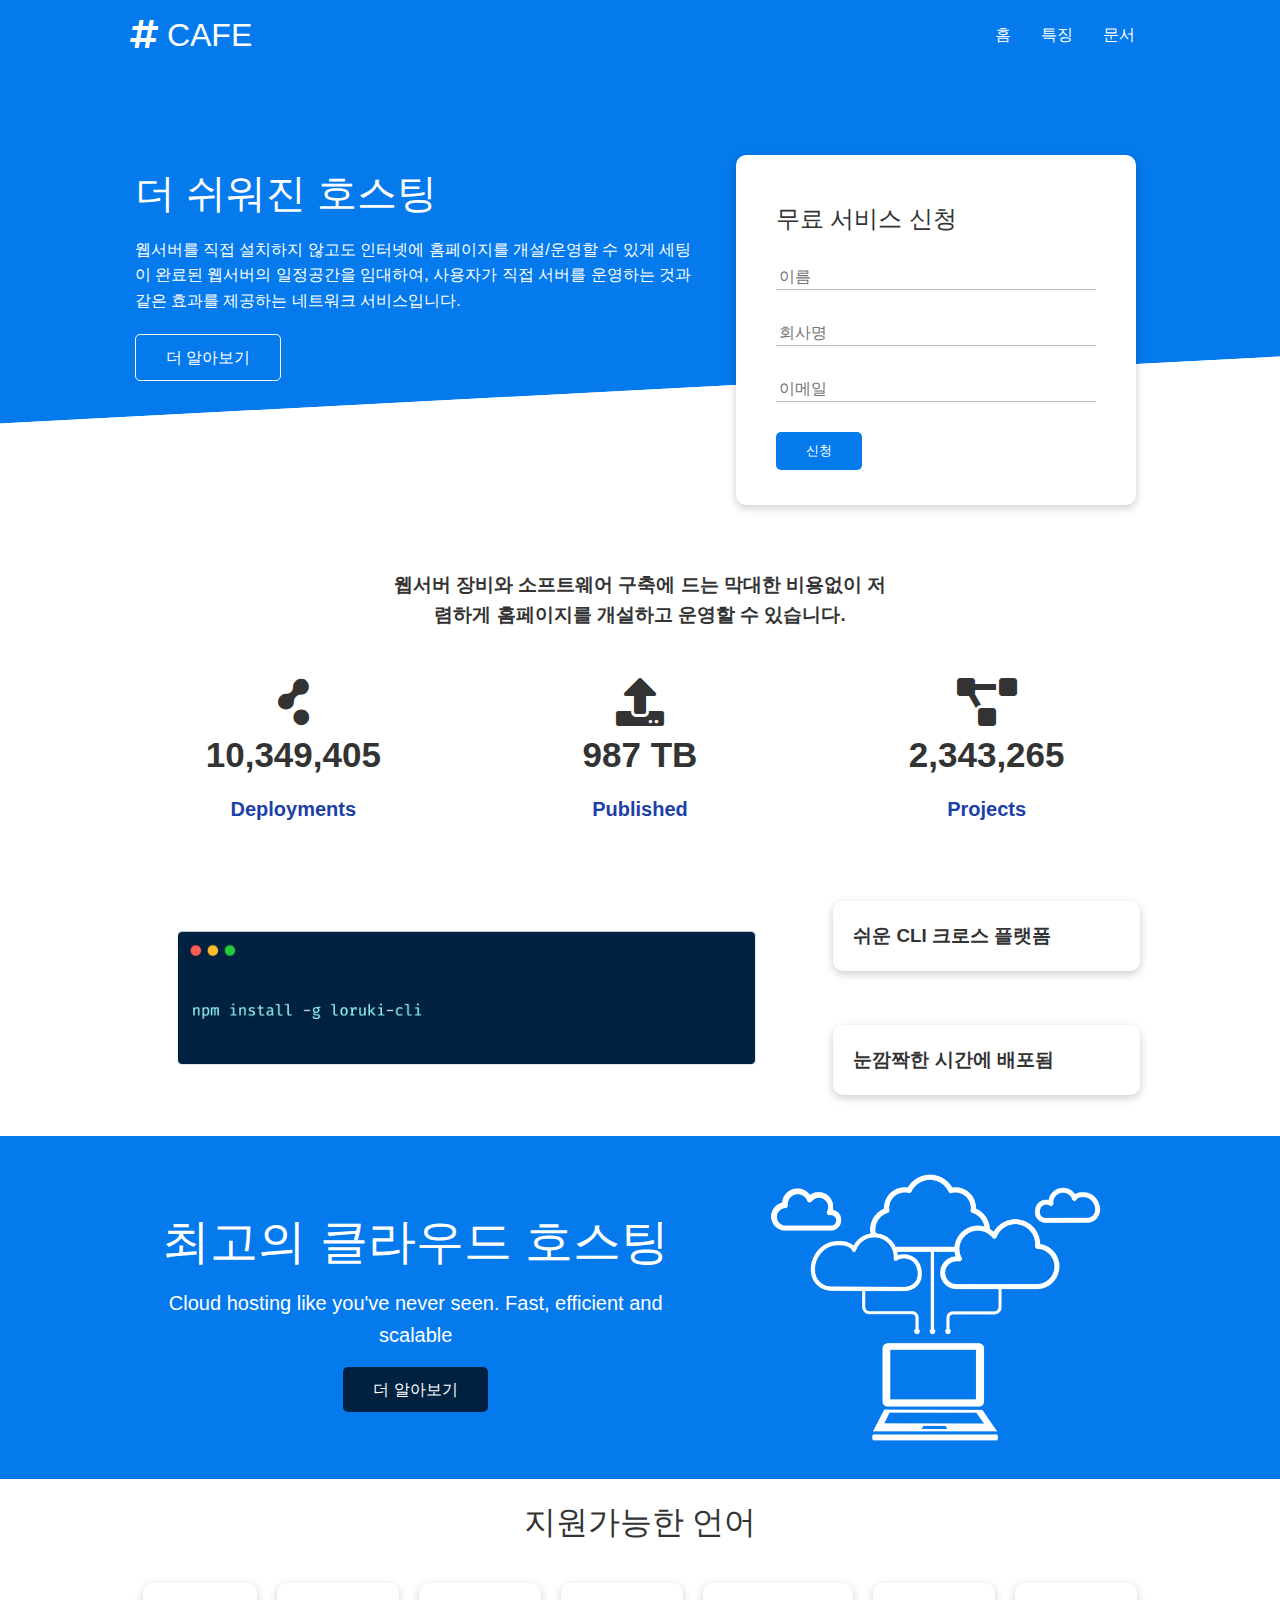
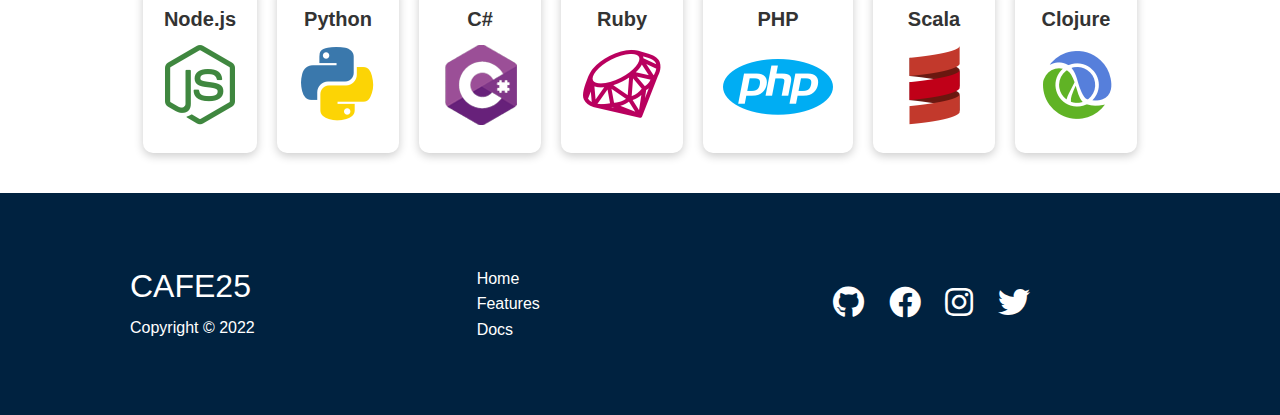
<file: index.html>
<!DOCTYPE html>
<html lang="en">
  <head>
    <meta charset="UTF-8" />
    <meta name="viewport" content="width=device-width, initial-scale=1.0" />
     <!--아이콘 폰트어썸 5 -->
    <link rel="stylesheet" href="https://cdnjs.cloudflare.com/ajax/libs/font-awesome/5.15.1/css/all.min.css" />
    <!-- 유틸리티는 공통적으로 사용하는  css 정리 색, 버튼 등 기초 css -->
    <link rel="stylesheet" href="css/utilities.css" />
    <!-- 페이지 별 css -->
    <link rel="stylesheet" href="css/style.css" />
    <!-- 카페 상단 페비콘(로고) -->
    <link rel="shortcut icon" href="images/cafe1.png" type="image/x-icon">
    <title>까페25 | 클라우드 호스팅 서비스</title>
  </head>
  <body>
    <!-- Navbar -->
    <div class="navbar">
      <div class="container flex">
        <h1 class="logo"> <i class="fas fa-hashtag"></i></i> CAFE   </h1>
        <nav>
          <ul>
            <li><a href="index.html">홈</a></li>
            <li><a href="features.html">특징</a></li>
            <li><a href="docs.html">문서</a></li>
          </ul>
        </nav>
      </div>
    </div>

    <!-- Showcase -->
    <section class="showcase">
      <div class="container grid">
        <div class="showcase-text">
          <h1>더 쉬워진 호스팅</h1>
          <p>
            웹서버를 직접 설치하지 않고도 인터넷에 홈페이지를 개설/운영할 수 있게 세팅이 완료된 웹서버의 일정공간을 임대하여, 사용자가 직접 서버를 운영하는 것과 같은 효과를 제공하는 네트워크
            서비스입니다.
          </p>
          <a href="features.html" class="btn btn-outline">더 알아보기</a>
        </div>

        <div class="showcase-form card">
          <h2>무료 서비스 신청</h2>
          <form>
            <div class="form-control">
              <input type="text" name="name" placeholder="이름" required />
            </div>
            <div class="form-control">
              <input type="text" name="company" placeholder="회사명" required />
            </div>
            <div class="form-control">
              <input type="email" name="email" placeholder="이메일" required />
            </div>
            <input type="submit" value="신청" class="btn btn-primary" />
          </form>
        </div>
      </div>
    </section>

    <!-- Stats -->
    <section class="stats">
      <div class="container">
        <h3 class="stats-heading text-center my-1">웹서버 장비와 소프트웨어 구축에 드는 막대한 비용없이 저렴하게 홈페이지를 개설하고 운영할 수 있습니다.</h3>

        <div class="grid grid-3 text-center my-4">
          <div>
            <i class="fab fa-cloudsmith fa-3x"></i>
            <!-- <i class="fas fa-server fa-3x"></i> -->
            <h3>10,349,405</h3>
            <p class="text-secondary">Deployments</p>
          </div>
          <div>
            <i class="fas fa-upload fa-3x"></i>
            <h3>987 TB</h3>
            <p class="text-secondary">Published</p>
          </div>
          <div>
            <i class="fas fa-project-diagram fa-3x"></i>
            <h3>2,343,265</h3>
            <p class="text-secondary">Projects</p>
          </div>
        </div>
      </div>
    </section>

    <!-- Cli -->
    <section class="cli">
      <div class="container grid">
        <img src="images/cli.png" alt="" />
        <div class="card">
          <h3>쉬운 CLI 크로스 플랫폼</h3>
        </div>
        <div class="card">
          <h3>눈깜짝한 시간에 배포됨</h3>
        </div>
      </div>
    </section>

    <!-- Cloud -->
    <section class="cloud bg-primary my-2 py-2">
      <div class="container grid">
        <div class="text-center">
          <h2 class="lg">최고의 클라우드 호스팅</h2>
          <p class="lead my-1">Cloud hosting like you've never seen. Fast, efficient and scalable</p>
          <a href="features.html" class="btn btn-dark">더 알아보기</a>
        </div>
        <img src="images/cloud.png" alt="" />
      </div>
    </section>

    <!-- Languages -->
    <section class="languages">
      <h2 class="md text-center my-2">지원가능한 언어</h2>
      <div class="container flex">
        <div class="card">
          <h4>Node.js</h4>
          <img src="images/logos/node.png" alt="" />
        </div>
        <div class="card">
          <h4>Python</h4>
          <img src="images/logos/python.png" alt="" />
        </div>
        <div class="card">
          <h4>C#</h4>
          <img src="images/logos/csharp.png" alt="" />
        </div>
        <div class="card">
          <h4>Ruby</h4>
          <img src="images/logos/ruby.png" alt="" />
        </div>
        <div class="card">
          <h4>PHP</h4>
          <img src="images/logos/php.png" alt="" />
        </div>
        <div class="card">
          <h4>Scala</h4>
          <img src="images/logos/scala.png" alt="" />
        </div>
        <div class="card">
          <h4>Clojure</h4>
          <img src="images/logos/clojure.png" alt="" />
        </div>
      </div>
    </section>

    <!-- Footer -->
    <footer class="footer bg-dark py-5">
      <div class="container grid grid-3">
        <div>
          <h1>CAFE25</h1>
          <p>Copyright &copy; 2022</p>
        </div>
        <nav>
          <ul>
            <li><a href="index.html">Home</a></li>
            <li><a href="features.html">Features</a></li>
            <li><a href="docs.html">Docs</a></li>
          </ul>
        </nav>
        <div class="social">
          <a href="#"><i class="fab fa-github fa-2x"></i></a>
          <a href="#"><i class="fab fa-facebook fa-2x"></i></a>
          <a href="#"><i class="fab fa-instagram fa-2x"></i></a>
          <a href="#"><i class="fab fa-twitter fa-2x"></i></a>
        </div>
      </div>
    </footer>
  </body>
</html>
</file>
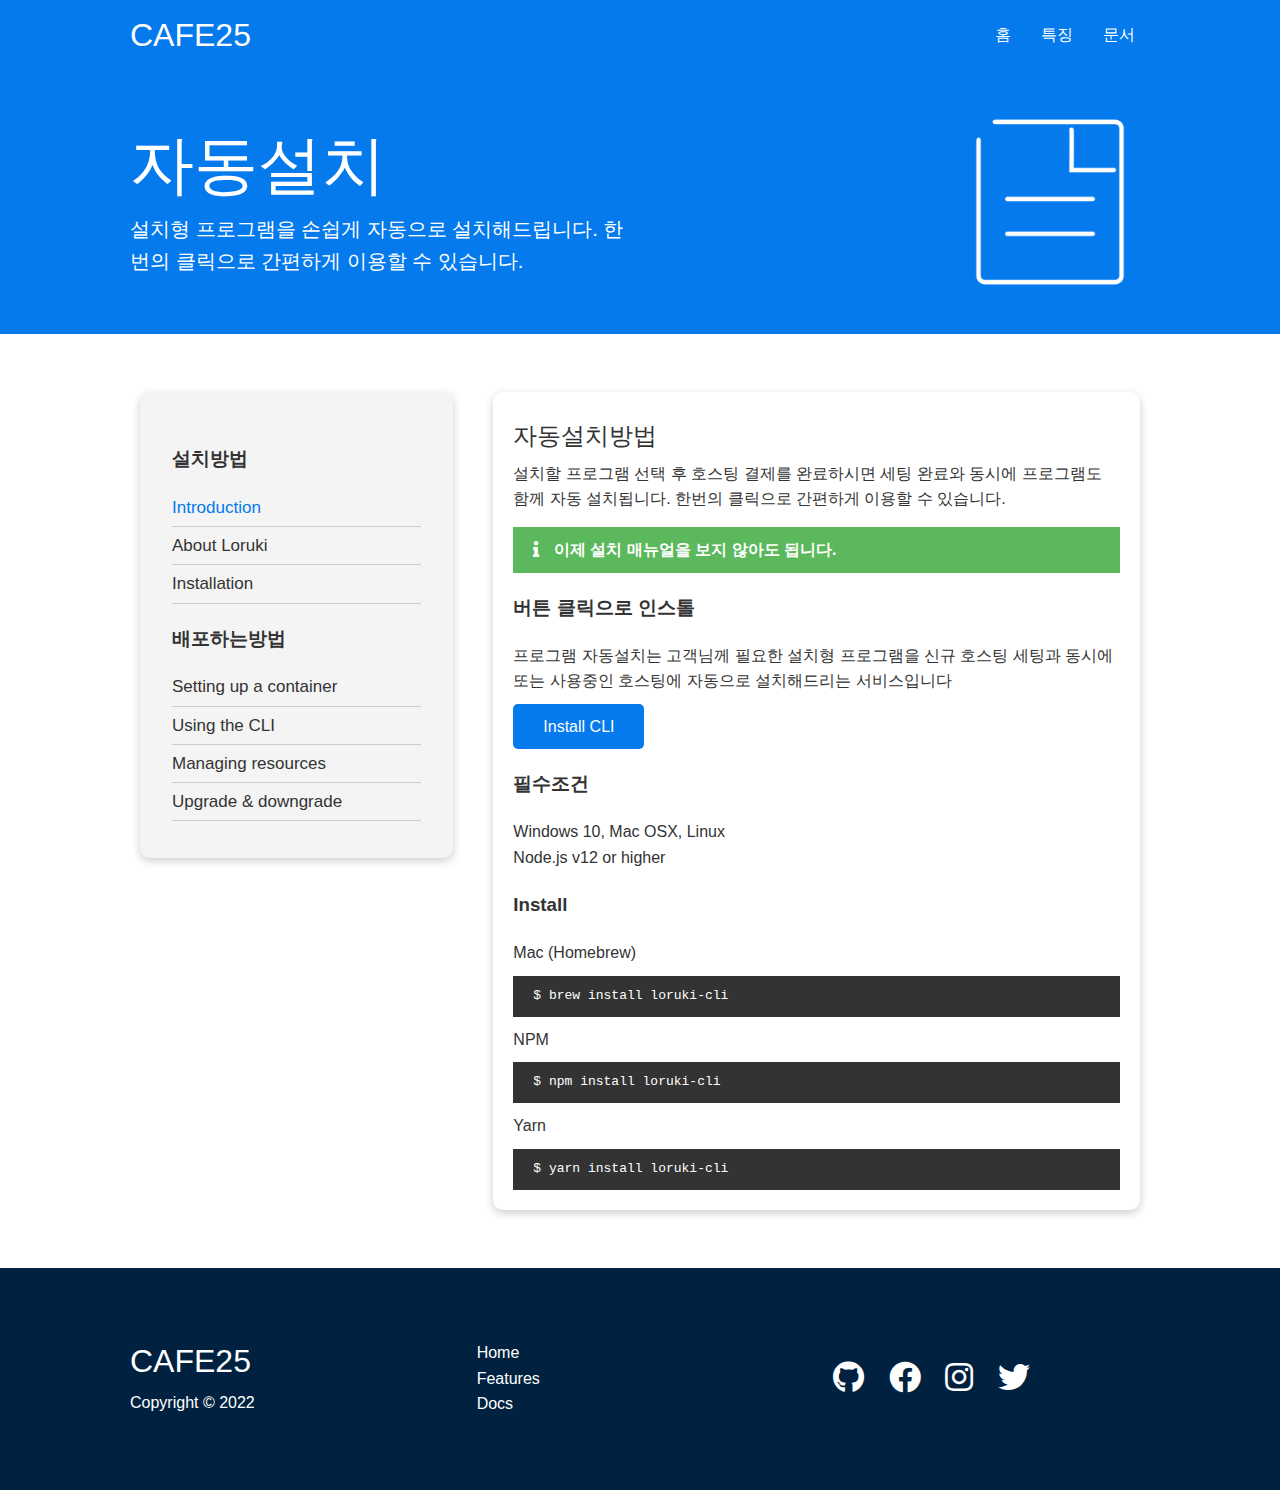
<file: docs.html>
<!DOCTYPE html>
<html lang="en">
  <head>
    <meta charset="UTF-8" />
    <meta name="viewport" content="width=device-width, initial-scale=1.0" />
    <link rel="stylesheet" href="https://cdnjs.cloudflare.com/ajax/libs/font-awesome/5.15.1/css/all.min.css" />
    <link rel="stylesheet" href="css/utilities.css" />
    <link rel="stylesheet" href="css/style.css" />
    <link rel="shortcut icon" href="images/cafe1.png" type="image/x-icon">
    <title>까페25 | 클라우드 호스팅 서비스</title>
  </head>
  <body>
    <!-- Navbar -->
    <div class="navbar">
      <div class="container flex">
        <h1 class="logo">CAFE25</h1>
        <nav>
          <ul>
            <li><a href="index.html">홈</a></li>
            <li><a href="features.html">특징</a></li>
            <li><a href="docs.html">문서</a></li>
          </ul>
        </nav>
      </div>
    </div>

    <!-- Head -->
    <section class="docs-head bg-primary py-3">
      <div class="container grid">
        <div>
          <h1 class="xl">자동설치</h1>
          <p class="lead">설치형 프로그램을 손쉽게 자동으로 설치해드립니다. 한번의 클릭으로 간편하게 이용할 수 있습니다.</p>
        </div>
        <img src="images/docs.png" alt="" />
      </div>
    </section>

    <!-- Docs main -->
    <section class="docs-main my-4">
      <div class="container grid">
        <div class="card bg-light p-3">
          <h3 class="my-2">설치방법</h3>
          <nav>
            <ul>
              <li><a class="text-primary" href="#">Introduction</a></li>
              <li><a href="#">About Loruki</a></li>
              <li><a href="#">Installation</a></li>
            </ul>
          </nav>

          <h3 class="my-2">배포하는방법</h3>
          <nav>
            <ul>
              <li><a href="#">Setting up a container</a></li>
              <li><a href="#">Using the CLI</a></li>
              <li><a href="#">Managing resources</a></li>
              <li><a href="#">Upgrade & downgrade</a></li>
            </ul>
          </nav>
        </div>
        <div class="card">
          <h2>자동설치방법</h2>
          <p>설치할 프로그램 선택 후 호스팅 결제를 완료하시면 세팅 완료와 동시에 프로그램도 함께 자동 설치됩니다. 한번의 클릭으로 간편하게 이용할 수 있습니다.</p>

          <div class="alert alert-success"><i class="fas fa-info"></i> 이제 설치 매뉴얼을 보지 않아도 됩니다.</div>

          <h3>버튼 클릭으로 인스톨</h3>
          <p>프로그램 자동설치는 고객님께 필요한 설치형 프로그램을 신규 호스팅 세팅과 동시에 또는 사용중인 호스팅에 자동으로 설치해드리는 서비스입니다</p>
          <a href="#" class="btn btn-primary">Install CLI</a>

          <h3>필수조건</h3>
          <ul>
            <li>Windows 10, Mac OSX, Linux</li>
            <li>Node.js v12 or higher</li>
          </ul>

          <h3>Install</h3>
          <p>Mac (Homebrew)</p>
          <pre><code>$ brew install loruki-cli</code></pre>
          <p>NPM</p>
          <pre><code>$ npm install loruki-cli</code></pre>
          <p>Yarn</p>
          <pre><code>$ yarn install loruki-cli</code></pre>
        </div>
      </div>
    </section>

    <!-- Footer -->
    <footer class="footer bg-dark py-5">
      <div class="container grid grid-3">
        <div>
          <h1>CAFE25</h1>
          <p>Copyright &copy; 2022</p>
        </div>
        <nav>
          <ul>
            <li><a href="index.html">Home</a></li>
            <li><a href="features.html">Features</a></li>
            <li><a href="docs.html">Docs</a></li>
          </ul>
        </nav>
        <div class="social">
          <a href="#"><i class="fab fa-github fa-2x"></i></a>
          <a href="#"><i class="fab fa-facebook fa-2x"></i></a>
          <a href="#"><i class="fab fa-instagram fa-2x"></i></a>
          <a href="#"><i class="fab fa-twitter fa-2x"></i></a>
        </div>
      </div>
    </footer>
  </body>
</html>
</file>
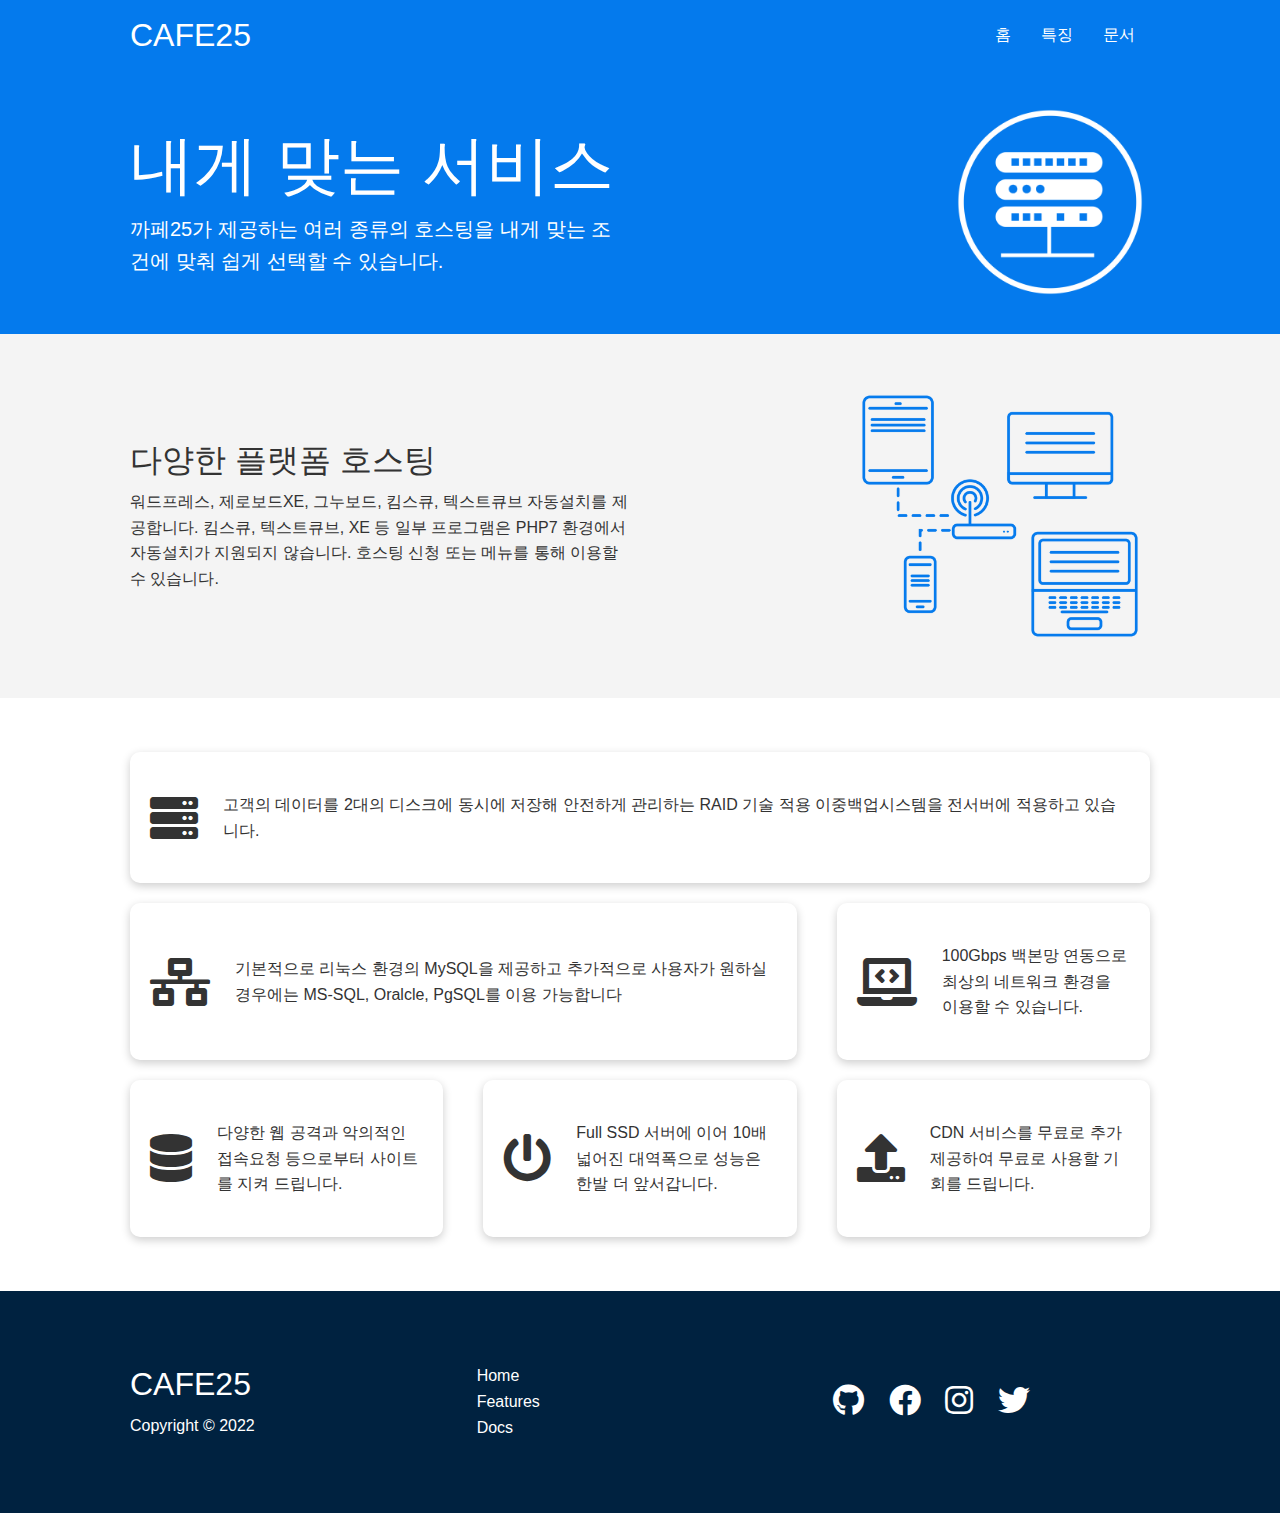
<file: features.html>
<!DOCTYPE html>
<html lang="en">
  <head>
    <meta charset="UTF-8" />
    <meta name="viewport" content="width=device-width, initial-scale=1.0" />
    <link rel="stylesheet" href="https://cdnjs.cloudflare.com/ajax/libs/font-awesome/5.15.1/css/all.min.css" />
    <link rel="stylesheet" href="css/utilities.css" />
    <link rel="stylesheet" href="css/style.css" />
    <link rel="shortcut icon" href="images/cafe1.png" type="image/x-icon">
    <title>까페25 | 클라우드 호스팅 서비스</title>
  </head>
  <body>
    <!-- Navbar -->
    <div class="navbar">
      <div class="container flex">
        <h1 class="logo">CAFE25</h1>
        <nav>
          <ul>
            <li><a href="index.html">홈</a></li>
            <li><a href="features.html">특징</a></li>
            <li><a href="docs.html">문서</a></li>
          </ul>
        </nav>
      </div>
    </div>
    
    <!-- Head -->
    <section class="features-head bg-primary py-3">
      <div class="container grid">
        <div>
          <h1 class="xl">내게 맞는 서비스</h1>
          <p class="lead">까페25가 제공하는 여러 종류의 호스팅을 내게 맞는 조건에 맞춰 쉽게 선택할 수 있습니다.</p>
        </div>
        <img src="images/server.png" alt="" />
      </div>
    </section>

    <!-- Sub head -->
    <section class="features-sub-head bg-light py-3">
      <div class="container grid">
        <div>
          <h1 class="md">다양한 플랫폼 호스팅</h1>
          <p>
            워드프레스, 제로보드XE, 그누보드, 킴스큐, 텍스트큐브 자동설치를 제공합니다. 킴스큐, 텍스트큐브, XE 등 일부 프로그램은 PHP7 환경에서 자동설치가 지원되지 않습니다. 호스팅 신청 또는 메뉴를
            통해 이용할 수 있습니다.
          </p>
        </div>
        <img src="images/server2.png" alt="" />
      </div>
    </section>

    <section class="features-main my-2">
      <div class="container grid grid-3">
        <div class="card flex">
          <i class="fas fa-server fa-3x"></i>
          <p>고객의 데이터를 2대의 디스크에 동시에 저장해 안전하게 관리하는 RAID 기술 적용 이중백업시스템을 전서버에 적용하고 있습니다.</p>
        </div>
        <div class="card flex">
          <i class="fas fa-network-wired fa-3x"></i>
          <p>기본적으로 리눅스 환경의 MySQL을 제공하고 추가적으로 사용자가 원하실 경우에는 MS-SQL, Oralcle, PgSQL를 이용 가능합니다</p>
        </div>
        <div class="card flex">
          <i class="fas fa-laptop-code fa-3x"></i>
          <p>100Gbps 백본망 연동으로 최상의 네트워크 환경을 이용할 수 있습니다.</p>
        </div>
        <div class="card flex">
          <i class="fas fa-database fa-3x"></i>
          <p>다양한 웹 공격과 악의적인 접속요청 등으로부터 사이트를 지켜 드립니다.</p>
        </div>
        <div class="card flex">
          <i class="fas fa-power-off fa-3x"></i>
          <p>Full SSD 서버에 이어 10배 넓어진 대역폭으로 성능은 한발 더 앞서갑니다.</p>
        </div>
        <div class="card flex">
          <i class="fas fa-upload fa-3x"></i>
          <p>CDN 서비스를 무료로 추가 제공하여 무료로 사용할 기회를 드립니다.</p>
        </div>
      </div>
    </section>

    <!-- Footer -->
    <footer class="footer bg-dark py-5">
      <div class="container grid grid-3">
        <div>
          <h1>CAFE25</h1>
          <p>Copyright &copy; 2022</p>
        </div>
        <nav>
          <ul>
            <li><a href="index.html">Home</a></li>
            <li><a href="features.html">Features</a></li>
            <li><a href="docs.html">Docs</a></li>
          </ul>
        </nav>
        <div class="social">
          <a href="#"><i class="fab fa-github fa-2x"></i></a>
          <a href="#"><i class="fab fa-facebook fa-2x"></i></a>
          <a href="#"><i class="fab fa-instagram fa-2x"></i></a>
          <a href="#"><i class="fab fa-twitter fa-2x"></i></a>
        </div>
      </div>
    </footer>
  </body>
</html>
</file>
<file: css/utilities.css>
/* 자주 사용하는 형태의 CSS 들을 묶어서 클래스로 사용*/
.container {
    max-width: 1100px;
    margin: 0 auto;
    overflow: auto;
    padding: 0 40px;
  }
  
  .card {
    background-color: #fff;
    color: #333;
    border-radius: 10px;
    box-shadow: 0 3px 10px rgba(0, 0, 0, 0.2);
    padding: 20px;
    margin: 10px;
  }
  /* 인라인 블록은 가로세로 사이즈 조절가능 */
  .btn {
    display: inline-block;
    padding: 10px 30px;
    cursor: pointer;
    /* 미리 정의된 색의 이름으로 var(이름) 색 정의 */
    background: var(--primary-color);
    color: #fff;
    border: none;
    border-radius: 5px;
  }
  
  .btn-outline {
    /* transparent투명 */
    background-color: transparent;
    border: 1px #fff solid;
  }
  
  .btn:hover {
    transform: scale(0.98);
  }
  /* 벡그라운드 색과 글자색 & 버튼 색과 글자색 */
  /* 백그라운드와 글자색 / 버튼색과 글자새 대비되야함 */
.bg-primary,
.btn-primary {
  background-color: var(--primary-color);
  color: #fff;
}

.bg-secondary,
.btn-secondary {
  background-color: var(--secondary-color);
  color: #fff;
}

.bg-dark,
.btn-dark {
  background-color: var(--dark-color);
  color: #fff;
}

.bg-light,
.btn-light {
  background-color: var(--light-color);
  color: #333;
}

/* 예) Footer */
.bg-primary a,
.btn-primary a,
.bg-secondary a,
.btn-secondary a,
.bg-dark a,
.btn-dark a {
  color: #fff;
}

/* 글자 색 */
.text-primary {
    color: var(--primary-color);
  }
  
  .text-secondary {
    color: var(--secondary-color);
  }
  
  .text-dark {
    color: var(--dark-color);
  }
  
  .text-light {
    color: var(--light-color);
  }
  /* 글자 크기 */
.lead {
    font-size: 20px;
  }
  
  .sm {
    font-size: 1rem;
  }
  
  .md {
    font-size: 2rem;
  }
  
  .lg {
    font-size: 3rem;
  }
  
  .xl {
    font-size: 4rem;
  }
  
  /* 좌우 정렬 */
  .text-center {
    text-align: center;
  }

  /* 경고창 */
.alert {
    background-color: var(--light-color);
    padding: 10px 20px;
    font-weight: bold;
    margin: 15px 0;
  }
  
  .alert i {
    margin-right: 10px;
  }
  
  .alert-success {
    background-color: var(--success-color);
    color: #fff;
  }
  
  .alert-error {
    background-color: var(--error-color);
    color: #fff;
  }

 /* 그리드 (절반:절반) 정렬 */
.grid {
    display: grid;
    grid-template-columns: repeat(2, 1fr);
    gap: 20px;
    justify-content: center;
    align-items: center;
    height: 100%;
  }
  
  /* 그리드 3개 정렬 33.33% 씩 */
  .grid-3 {
    grid-template-columns: repeat(3, 1fr);
  }

  /* 플랙스 가운데 정렬 */
.flex {
    display: flex;
    justify-content: center;
    align-items: center;
    height: 100%;
  }
  
  /* 마진 */
.my-1 {
    margin: 1rem 0;
  }
  
  .my-2 {
    margin: 1.5rem 0;
  }
  
  .my-3 {
    margin: 2rem 0;
  }
  
  .my-4 {
    margin: 3rem 0;
  }
  
  .my-5 {
    margin: 4rem 0;
  }
  
  .m-1 {
    margin: 1rem;
  }
  
  .m-2 {
    margin: 1.5rem;
  }
  
  .m-3 {
    margin: 2rem;
  }
  
  .m-4 {
    margin: 3rem;
  }
  
  .m-5 {
    margin: 4rem;
  }
  
  /* 패딩 */
  .py-1 {
    padding: 1rem 0;
  }
  
  .py-2 {
    padding: 1.5rem 0;
  }
  
  .py-3 {
    padding: 2rem 0;
  }
  
  .py-4 {
    padding: 3rem 0;
  }
  
  .py-5 {
    padding: 4rem 0;
  }
  
  .p-1 {
    padding: 1rem;
  }
  
  .p-2 {
    padding: 1.5rem;
  }
  
  .p-3 {
    padding: 2rem;
  }
  
  .p-4 {
    padding: 3rem;
  }
  
  .p-5 {
    padding: 4rem;
  }
</file>
<file: css/style.css>
@import url('https://fonts.googleapis.com/css2?family=Lato:wght@300&display=swap');

/* 자주쓰는 색을 변수로 --변수명 */
:root {
  --primary-color: #047aed;
  --secondary-color: #1c3fa8;
  --dark-color: #002240;
  --light-color: #f4f4f4;
  --success-color: #5cb85c;
  --error-color: #d9534f;
}

/* 각 태그들의 기본 마진/패딩을 초기값 0으로 하고 박스모델 기준을 보더-박스로 한다. */

/* 기본으로 마진 값 8 입력되어 있음 */
* {
  box-sizing: border-box;
  padding: 0;
  margin: 0;
}

/* 공통 */
body{
  font-family: 'nato', sans-serif;
  color: #333;
  /* 글자 줄 높이 160% */
  line-height: 1.6;
}

ul{
  list-style-type: none;
}

a{
  text-decoration: none;
  color: #333;
}

h1,
h2 {
  font-weight: 300;
  line-height: 1.2;
  margin: 10px 0;
}

p {
  margin: 10px 0;
}

img {
  width: 100%;
}

code,
pre {
  background: #333;
  color: #fff;
  padding: 10px;
}

.hidden {
  visibility: hidden;
  height: 0;
}

/* 네브바 메뉴 */

.navbar {
  background-color: var(--primary-color);
  color: #fff;
  height: 70px;
}

.navbar ul {
  display: flex;
}

.navbar a {
  color: #fff;
  padding: 10px;
  margin: 0 5px;
}

.navbar a:hover {
  border-bottom: 2px #fff solid;
}

.navbar .flex {
  justify-content: space-between;
}

/* Showcase */
.showcase {
  height: 400px;
  background-color: var(--primary-color);
  color: #fff;
  position: relative;
}

.showcase h1 {
  font-size: 40px;
}

.showcase p {
  margin: 20px 0;
}

.showcase .grid {
  overflow: visible;
  grid-template-columns: 55% auto;
  /* 열과 열 사이 간격 */
  gap: 30px;
}

.showcase-text {
  animation: slideInFromLeft 1s ease-in;
}

.showcase-form {
  position: relative;
  top: 60px;
  height: 350px;
  width: 400px;
  padding: 40px;
  z-index: 100;
  justify-self: flex-end;
  animation: slideInFromRight 1s ease-in;
}

.showcase-form .form-control {
  margin: 30px 0;
}

.showcase-form input[type='text'],
.showcase-form input[type='email'] {
  border: 0;
  border-bottom: 1px solid #b4becb;
  width: 100%;
  padding: 3px;
  font-size: 16px;
}

.showcase-form input:focus {
  outline: none;
}

.showcase::before,
.showcase::after {
  content: '';
  position: absolute;
  height: 155px;
  bottom: -75px;
  right: 0;
  left: 0;
  background: rgb(255, 255, 255);
  transform: skewY(-3deg);
  -webkit-transform: skewY(-3deg);
  -moz-transform: skewY(-3deg);
  -ms-transform: skewY(-3deg);
}

/* Stats */
.stats {
  padding-top: 100px;
  animation: slideInFromBottom 1s ease-in;
}

.stats-heading {
  max-width: 500px;
  margin: auto;
}

.stats .grid h3 {
  font-size: 35px;
}

.stats .grid p {
  font-size: 20px;
  font-weight: bold;
}

/* Cli */
.cli .grid {
  grid-template-columns: repeat(3, 1fr);
  grid-template-rows: repeat(2, 1fr);
}

/* > 첫번째 나오는 자식태그에 적용 */
.cli .grid > *:first-child {
  grid-column: 1 / span 2;
  grid-row: 1 / span 2;
}

/* Cloud */
.cloud .grid {
  grid-template-columns: 4fr 3fr;
}

/* Languages */

.languages .flex {
  flex-wrap: wrap;
}

.languages .card {
  text-align: center;
  margin: 18px 10px 40px;
  transition: transform 0.1s ease-in;
}

.languages .card h4 {
  font-size: 20px;
  margin-bottom: 10px;
}

.languages .card:hover {
  transform: translateY(-25px);
}

/* 특징 페이지 */
.features-head img,
.docs-head img {
  width: 200px;
  /* 뒤쪽으로 배치 */
  justify-self: flex-end;
}

.features-sub-head img {
  width: 300px;
  justify-self: flex-end;
}

.features-main .card > i {
  margin-right: 25px;
}

.features-main .grid {
  padding: 30px;
}

.features-main .grid > *:first-child {
  grid-column: 1 / span 3;
}

.features-main .grid > *:nth-child(2) {
  grid-column: 1 / span 2;
}

/* 문서 페이지 */
.docs-main h3 {
  margin: 20px 0;
}

.docs-main .grid {
  grid-template-columns: 1fr 2fr;
  align-items: flex-start;
}

.docs-main nav li {
  font-size: 17px;
  padding-bottom: 5px;
  margin-bottom: 5px;
  border-bottom: 1px #ccc solid;
}

.docs-main a:hover {
  font-weight: bold;
}

/* Footer */
.footer .social a {
  margin: 0 10px;
}

.fa-github:hover {
  color: #000000;
}

.fa-facebook:hover {
  color: #1773ea;
}

.fa-instagram:hover {
  color: #e239aa;
}

.fa-twitter:hover {
  color: #1c9cea;
}

/* 애니메이션 */

/* 왼쪽에서 오른쪽으로 */
@keyframes slideInFromLeft {
  0% {
    transform: translateX(-100%);
  }

  100% {
    transform: translateX(0);
  }
}
/* 오른쪽에서 왼쪽으로 */
@keyframes slideInFromRight {
  0% {
    transform: translateX(100%);
  }

  100% {
    transform: translateX(0);
  }
}
/* 위에서 아래로 */
@keyframes slideInFromTop {
  0% {
    transform: translateY(-100%);
  }

  100% {
    transform: translateX(0);
  }
}
/* 아래에서 위로 */
@keyframes slideInFromBottom {
  0% {
    transform: translateY(100%);
  }

  100% {
    transform: translateX(0);
  }
}
</file>
